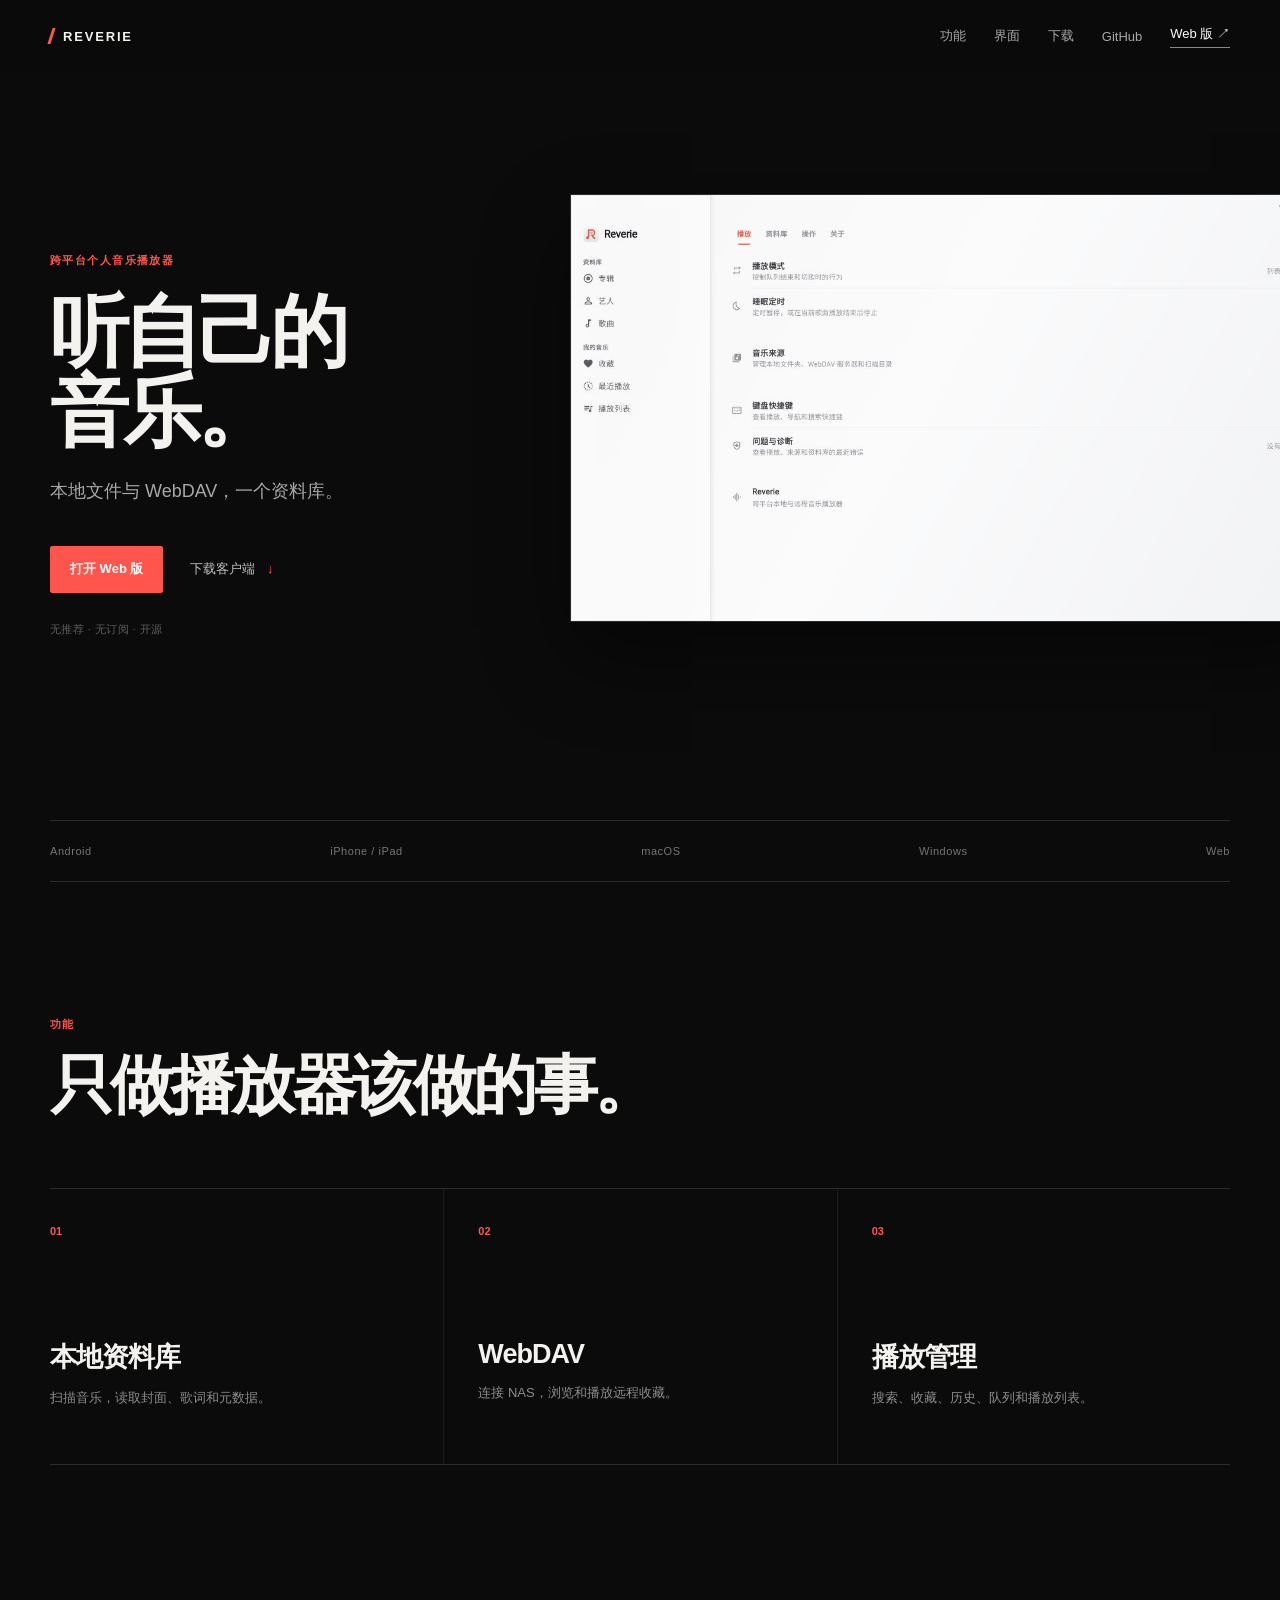
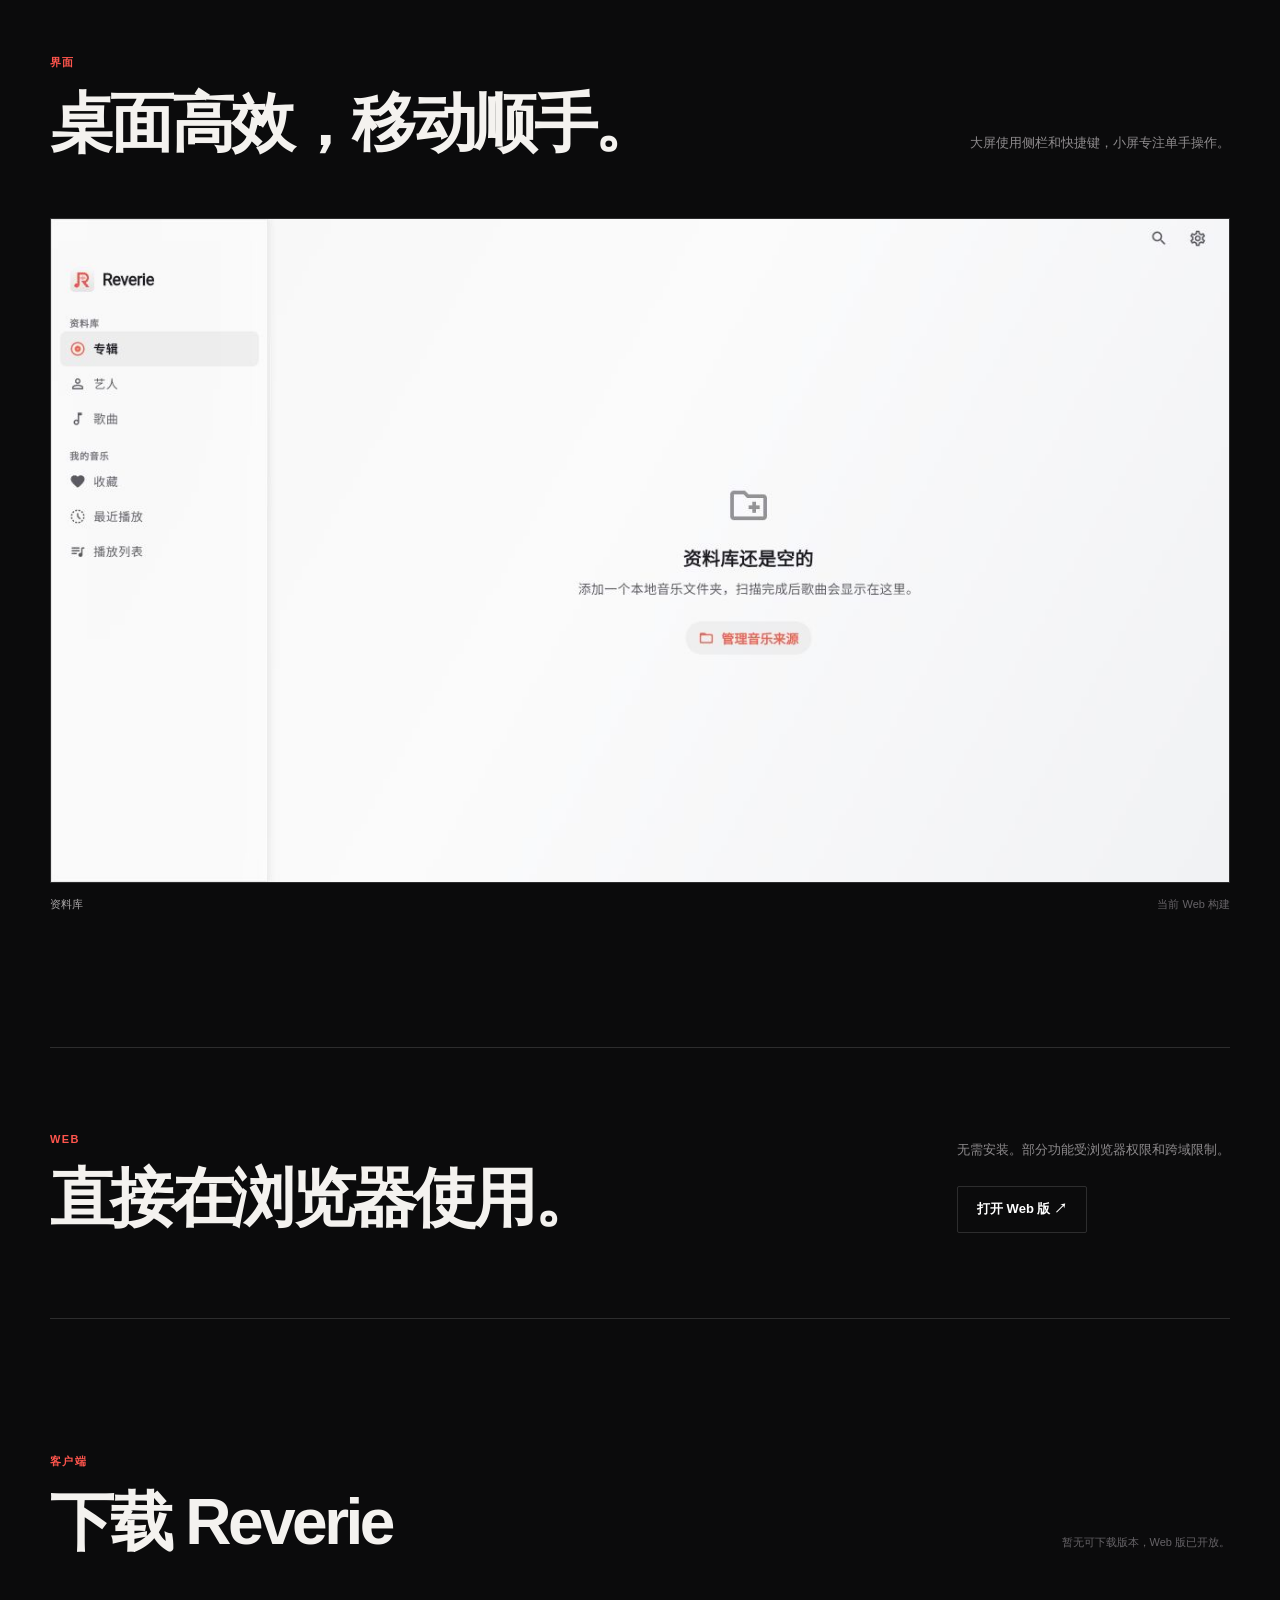
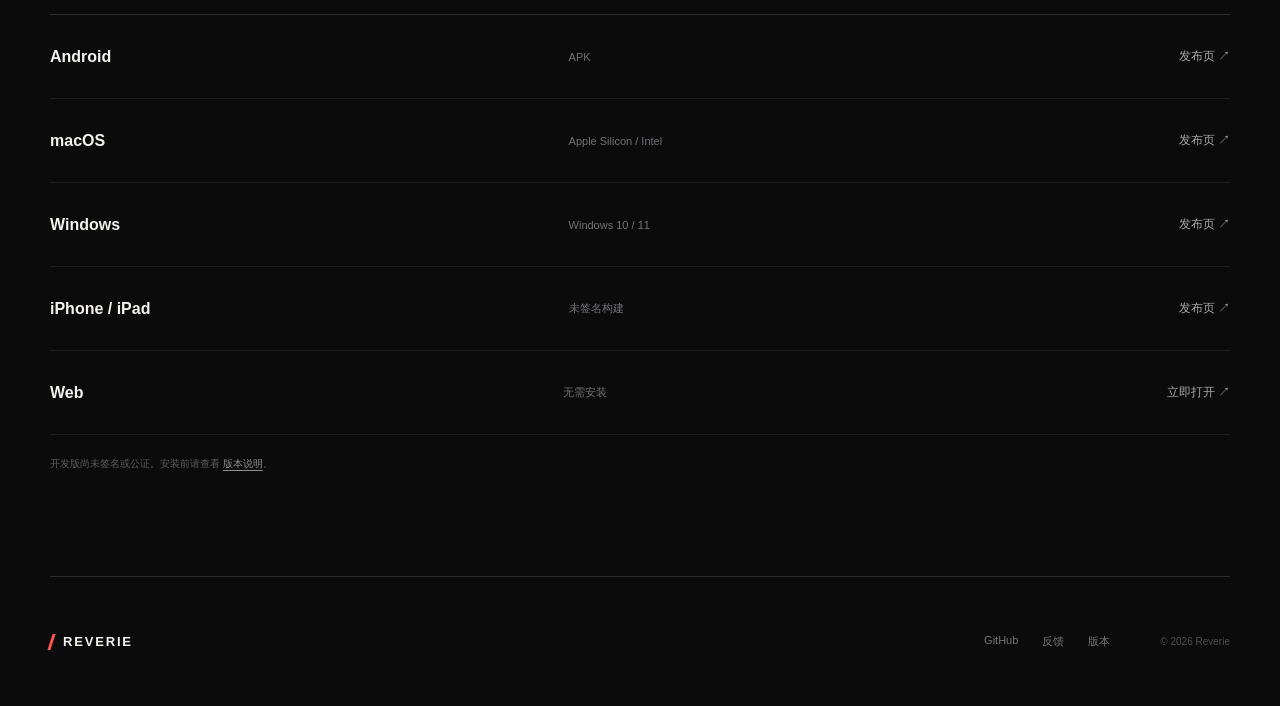
<file: index.html>
<!doctype html>
<html lang="zh-CN">
  <head>
    <meta charset="utf-8">
    <meta name="viewport" content="width=device-width, initial-scale=1">
    <meta name="theme-color" content="#0b0b0c">
    <meta name="color-scheme" content="dark">
    <meta
      name="description"
      content="Reverie 是支持本地音乐与 WebDAV 的跨平台个人音乐播放器。"
    >
    <meta property="og:type" content="website">
    <meta property="og:locale" content="zh_CN">
    <meta property="og:title" content="Reverie — 跨平台个人音乐播放器">
    <meta property="og:description" content="播放本地与 WebDAV 音乐。">
    <meta property="og:url" content="https://robeshell.github.io/MusicPlayerNext/">
    <meta
      property="og:image"
      content="https://robeshell.github.io/MusicPlayerNext/assets/app-icon.png"
    >
    <link rel="canonical" href="https://robeshell.github.io/MusicPlayerNext/">
    <link rel="icon" type="image/png" href="assets/favicon.png">
    <link rel="apple-touch-icon" href="assets/app-icon.png">
    <script>document.documentElement.classList.add('js');</script>
    <link rel="stylesheet" href="styles.css">
    <title>Reverie — 跨平台个人音乐播放器</title>
    <script type="application/ld+json">
      {
        "@context": "https://schema.org",
        "@type": "SoftwareApplication",
        "name": "Reverie",
        "applicationCategory": "MultimediaApplication",
        "operatingSystem": "Android, iOS, iPadOS, macOS, Windows, Web",
        "description": "A cross-platform personal music player for local and WebDAV libraries.",
        "url": "https://robeshell.github.io/MusicPlayerNext/",
        "downloadUrl": "https://github.com/robeshell/MusicPlayerNext/releases"
      }
    </script>
  </head>
  <body>
    <a class="skip-link" href="#main">跳到主要内容</a>

    <header class="site-header" data-header>
      <div class="nav-wrap">
        <a class="wordmark" href="#top" aria-label="Reverie 首页">
          <i aria-hidden="true"></i>REVERIE
        </a>

        <button
          class="nav-toggle"
          type="button"
          aria-expanded="false"
          aria-controls="site-nav"
          aria-label="打开导航"
          data-nav-toggle
        >
          <span></span><span></span>
        </button>

        <nav class="site-nav" id="site-nav" aria-label="主导航" data-nav>
          <a href="#features">功能</a>
          <a href="#screens">界面</a>
          <a href="#download">下载</a>
          <a href="https://github.com/robeshell/MusicPlayerNext">GitHub</a>
          <a class="nav-web" href="app/">Web 版 ↗</a>
        </nav>
      </div>
    </header>

    <main id="main">
      <section class="hero" id="top">
        <div class="hero-copy reveal">
          <p class="label">跨平台个人音乐播放器</p>
          <h1>听自己的<br>音乐。</h1>
          <p class="lead">本地文件与 WebDAV，一个资料库。</p>
          <div class="hero-actions">
            <a class="button button-primary" href="app/">打开 Web 版</a>
            <a class="text-link" href="#download">下载客户端 <span>↓</span></a>
          </div>
          <p class="hero-note">无推荐 · 无订阅 · 开源</p>
        </div>

        <figure class="hero-media reveal">
          <div class="desktop-frame">
            <img
              src="assets/app-settings-light.jpg"
              alt="Reverie 当前浅色设置界面"
              width="1280"
              height="720"
            >
          </div>
        </figure>
      </section>

      <div class="platforms" aria-label="支持平台">
        <span>Android</span>
        <span>iPhone / iPad</span>
        <span>macOS</span>
        <span>Windows</span>
        <span>Web</span>
      </div>

      <section class="section features" id="features">
        <header class="section-head reveal">
          <p class="label">功能</p>
          <h2>只做播放器该做的事。</h2>
        </header>

        <div class="feature-list">
          <article class="feature-item reveal">
            <span>01</span>
            <h3>本地资料库</h3>
            <p>扫描音乐，读取封面、歌词和元数据。</p>
          </article>
          <article class="feature-item reveal">
            <span>02</span>
            <h3>WebDAV</h3>
            <p>连接 NAS，浏览和播放远程收藏。</p>
          </article>
          <article class="feature-item reveal">
            <span>03</span>
            <h3>播放管理</h3>
            <p>搜索、收藏、历史、队列和播放列表。</p>
          </article>
        </div>
      </section>

      <section class="section product" id="screens">
        <header class="product-head reveal">
          <div>
            <p class="label">界面</p>
            <h2>桌面高效，移动顺手。</h2>
          </div>
          <p>大屏使用侧栏和快捷键，小屏专注单手操作。</p>
        </header>

        <div class="product-media reveal">
          <div class="library-frame">
            <img
              src="assets/app-library-light.jpg"
              alt="Reverie 当前浅色资料库界面"
              width="1280"
              height="720"
              loading="lazy"
            >
          </div>
          <p><span>资料库</span> 当前 Web 构建</p>
        </div>
      </section>

      <section class="web-entry reveal" aria-labelledby="web-title">
        <div>
          <p class="label">Web</p>
          <h2 id="web-title">直接在浏览器使用。</h2>
        </div>
        <div class="web-entry-action">
          <p>无需安装。部分功能受浏览器权限和跨域限制。</p>
          <a class="button button-light" href="app/">打开 Web 版 ↗</a>
        </div>
      </section>

      <section class="section downloads" id="download">
        <header class="download-head reveal">
          <div>
            <p class="label">客户端</p>
            <h2>下载 Reverie</h2>
          </div>
          <p id="release-status" aria-live="polite">读取版本信息…</p>
        </header>

        <div class="download-list">
          <article class="download-row reveal" data-platform="android" data-asset="app-release.apk">
            <h3>Android</h3>
            <p>APK</p>
            <a href="https://github.com/robeshell/MusicPlayerNext/releases" data-download-link>
              <span data-download-label>发布页</span> ↗
            </a>
          </article>

          <article class="download-row reveal" data-platform="macos" data-asset="reverie-macos.zip">
            <h3>macOS</h3>
            <p>Apple Silicon / Intel</p>
            <a href="https://github.com/robeshell/MusicPlayerNext/releases" data-download-link>
              <span data-download-label>发布页</span> ↗
            </a>
          </article>

          <article class="download-row reveal" data-platform="windows" data-asset="reverie-windows.zip">
            <h3>Windows</h3>
            <p>Windows 10 / 11</p>
            <a href="https://github.com/robeshell/MusicPlayerNext/releases" data-download-link>
              <span data-download-label>发布页</span> ↗
            </a>
          </article>

          <article class="download-row reveal" data-platform="ios" data-asset="reverie-ios-unsigned.zip">
            <h3>iPhone / iPad</h3>
            <p>未签名构建</p>
            <a href="https://github.com/robeshell/MusicPlayerNext/releases" data-download-link>
              <span data-download-label>发布页</span> ↗
            </a>
          </article>

          <article class="download-row reveal">
            <h3>Web</h3>
            <p>无需安装</p>
            <a href="app/">立即打开 ↗</a>
          </article>
        </div>

        <p class="download-note reveal">
          开发版尚未签名或公证。安装前请查看
          <a href="https://github.com/robeshell/MusicPlayerNext/releases">版本说明</a>。
        </p>
      </section>
    </main>

    <footer>
      <a class="wordmark" href="#top"><i aria-hidden="true"></i>REVERIE</a>
      <div>
        <a href="https://github.com/robeshell/MusicPlayerNext">GitHub</a>
        <a href="https://github.com/robeshell/MusicPlayerNext/issues">反馈</a>
        <a href="https://github.com/robeshell/MusicPlayerNext/releases">版本</a>
      </div>
      <small>© <span data-year></span> Reverie</small>
    </footer>

    <script src="app.js" defer></script>
  </body>
</html>
</file>
<file: styles.css>
:root {
  --bg: #0b0b0c;
  --ink: #f4f2ef;
  --muted: #8e8b8d;
  --line: rgba(255, 255, 255, 0.14);
  --line-soft: rgba(255, 255, 255, 0.075);
  --accent: #ff554d;
  --max: 1180px;
}

* {
  box-sizing: border-box;
}

html {
  scroll-behavior: smooth;
  scroll-padding-top: 82px;
}

body {
  background: var(--bg);
  color: var(--ink);
  font-family: Inter, ui-sans-serif, -apple-system, BlinkMacSystemFont, "Segoe UI", "Noto Sans SC", sans-serif;
  margin: 0;
  overflow-x: hidden;
  text-rendering: optimizeLegibility;
  -webkit-font-smoothing: antialiased;
}

a {
  color: inherit;
  text-decoration: none;
}

img {
  display: block;
  height: auto;
  max-width: 100%;
}

button,
a {
  -webkit-tap-highlight-color: transparent;
}

.skip-link {
  background: white;
  color: #111;
  left: 16px;
  padding: 10px 14px;
  position: fixed;
  top: -80px;
  z-index: 100;
}

.skip-link:focus {
  top: 16px;
}

.site-header {
  background: rgba(11, 11, 12, 0.86);
  border-bottom: 1px solid transparent;
  left: 0;
  position: fixed;
  right: 0;
  top: 0;
  transition: border-color 160ms ease;
  z-index: 30;
}

.site-header.scrolled {
  backdrop-filter: blur(18px);
  border-color: var(--line-soft);
}

.nav-wrap {
  align-items: center;
  display: flex;
  height: 72px;
  justify-content: space-between;
  margin: auto;
  max-width: calc(var(--max) + 64px);
  padding: 0 32px;
}

.wordmark {
  align-items: center;
  display: inline-flex;
  font-size: 13px;
  font-weight: 760;
  gap: 10px;
  letter-spacing: 0.14em;
}

.wordmark i {
  background: var(--accent);
  display: inline-block;
  height: 16px;
  transform: skew(-18deg);
  width: 3px;
}

.site-nav {
  align-items: center;
  display: flex;
  font-size: 13px;
  gap: 28px;
}

.site-nav a {
  color: #aaa7a8;
  transition: color 150ms ease;
}

.site-nav a:hover,
.site-nav .nav-web {
  color: white;
}

.nav-web {
  border-bottom: 1px solid var(--accent);
  padding-bottom: 4px;
}

.nav-toggle {
  background: none;
  border: 0;
  display: none;
  height: 42px;
  padding: 10px 7px;
  width: 42px;
}

.nav-toggle span {
  background: white;
  display: block;
  height: 1px;
  margin: 6px 0;
  transition: transform 170ms ease;
  width: 26px;
}

.hero {
  display: grid;
  gap: 72px;
  grid-template-columns: minmax(330px, 0.72fr) minmax(0, 1.28fr);
  margin: auto;
  max-width: calc(var(--max) + 64px);
  min-height: 820px;
  padding: 165px 32px 95px;
}

.hero-copy {
  align-self: center;
  position: relative;
  z-index: 3;
}

.label {
  color: var(--accent);
  font-size: 11px;
  font-weight: 720;
  letter-spacing: 0.13em;
  margin: 0;
  text-transform: uppercase;
}

.hero h1 {
  font-size: clamp(58px, 6.2vw, 92px);
  letter-spacing: -0.07em;
  line-height: 1;
  margin: 24px 0 25px;
}

.lead {
  color: #aaa7a7;
  font-size: 18px;
  line-height: 1.7;
  margin: 0;
}

.hero-actions {
  align-items: center;
  display: flex;
  gap: 27px;
  margin-top: 39px;
}

.button {
  align-items: center;
  border: 1px solid var(--line);
  border-radius: 2px;
  display: inline-flex;
  font-size: 13px;
  font-weight: 680;
  justify-content: center;
  min-height: 47px;
  padding: 0 19px;
  transition: background 150ms ease, color 150ms ease, transform 150ms ease;
}

.button:hover,
.text-link:hover {
  transform: translateY(-1px);
}

.button-primary {
  background: var(--accent);
  border-color: var(--accent);
  color: white;
}

.button-primary:hover {
  background: #ff6b64;
}

.text-link {
  color: #c2bfc0;
  font-size: 13px;
  transition: color 150ms ease, transform 150ms ease;
}

.text-link:hover {
  color: white;
}

.text-link span {
  color: var(--accent);
  margin-left: 8px;
}

.hero-note {
  color: #5f5d60;
  font-size: 11px;
  letter-spacing: 0.04em;
  margin: 29px 0 0;
}

.hero-media {
  align-self: center;
  height: 555px;
  margin: 0;
  position: relative;
}

.desktop-frame {
  border: 1px solid var(--line);
  box-shadow: 0 34px 80px rgba(0, 0, 0, 0.48);
  overflow: hidden;
  position: absolute;
  right: -100px;
  top: 26px;
  width: 760px;
}

.platforms {
  border-bottom: 1px solid var(--line);
  border-top: 1px solid var(--line);
  color: #777478;
  display: flex;
  font-size: 11px;
  justify-content: space-between;
  letter-spacing: 0.05em;
  margin: auto;
  max-width: var(--max);
  padding: 24px 0;
}

.section {
  margin: auto;
  max-width: var(--max);
  padding: 135px 0;
}

.section-head h2,
.product-head h2,
.web-entry h2,
.download-head h2 {
  font-size: clamp(42px, 5vw, 66px);
  letter-spacing: -0.055em;
  line-height: 1.08;
  margin: 19px 0 0;
}

.feature-list {
  border-bottom: 1px solid var(--line);
  border-top: 1px solid var(--line);
  display: grid;
  grid-template-columns: repeat(3, 1fr);
  margin-top: 68px;
}

.feature-item {
  min-height: 275px;
  padding: 32px 34px 35px 0;
}

.feature-item + .feature-item {
  border-left: 1px solid var(--line-soft);
  padding-left: 34px;
}

.feature-item > span {
  color: var(--accent);
  font-size: 11px;
  font-weight: 720;
}

.feature-item h3 {
  font-size: 27px;
  letter-spacing: -0.035em;
  margin: 100px 0 12px;
}

.feature-item p {
  color: var(--muted);
  font-size: 13px;
  line-height: 1.65;
  margin: 0;
}

.product {
  padding-top: 55px;
}

.product-head {
  align-items: end;
  display: grid;
  gap: 40px;
  grid-template-columns: 1fr auto;
}

.product-head > p {
  color: var(--muted);
  font-size: 13px;
  line-height: 1.7;
  margin: 0 0 4px;
}

.product-media {
  margin-top: 60px;
}

.library-frame {
  border: 1px solid var(--line);
  overflow: hidden;
}

.library-frame img {
  width: 100%;
}

.product-media > p {
  color: #666367;
  display: flex;
  font-size: 11px;
  justify-content: space-between;
  margin: 14px 0 0;
}

.product-media > p span {
  color: #aaa7a8;
}

.web-entry {
  align-items: end;
  border-bottom: 1px solid var(--line);
  border-top: 1px solid var(--line);
  display: grid;
  gap: 60px;
  grid-template-columns: 1.15fr 0.85fr;
  margin: 0 auto;
  max-width: var(--max);
  padding: 85px 0;
}

.web-entry-action {
  justify-self: end;
  max-width: 360px;
}

.web-entry-action p {
  color: var(--muted);
  font-size: 13px;
  line-height: 1.7;
  margin: 0 0 25px;
}

.button-light {
  background: transparent;
  color: white;
}

.button-light:hover {
  background: white;
  color: #111;
}

.downloads {
  padding-bottom: 105px;
}

.download-head {
  align-items: end;
  display: grid;
  gap: 35px;
  grid-template-columns: 1fr auto;
}

.download-head > p {
  color: #666367;
  font-size: 11px;
  margin: 0 0 7px;
}

.download-list {
  border-top: 1px solid var(--line);
  margin-top: 57px;
}

.download-row {
  align-items: center;
  border-bottom: 1px solid var(--line-soft);
  display: grid;
  grid-template-columns: minmax(190px, 0.85fr) 1fr auto;
  min-height: 84px;
}

.download-row h3 {
  font-size: 16px;
  font-weight: 640;
  margin: 0;
}

.download-row p {
  color: #747175;
  font-size: 11px;
  margin: 0;
}

.download-row a {
  color: #aaa7a8;
  font-size: 12px;
  transition: color 150ms ease;
}

.download-row a:hover {
  color: var(--accent);
}

.download-note {
  color: #5e5b5f;
  font-size: 10px;
  margin: 22px 0 0;
}

.download-note a {
  color: #929093;
  text-decoration: underline;
  text-underline-offset: 3px;
}

footer {
  align-items: center;
  border-top: 1px solid var(--line);
  display: grid;
  grid-template-columns: 1fr auto auto;
  margin: auto;
  max-width: var(--max);
  min-height: 130px;
}

footer > div {
  display: flex;
  font-size: 11px;
  gap: 24px;
  margin-right: 50px;
}

footer > div a {
  color: #777478;
}

footer > div a:hover {
  color: white;
}

footer small {
  color: #4f4c50;
  font-size: 10px;
}

.reveal {
  opacity: 1;
  transform: none;
}

.js .reveal {
  opacity: 0;
  transform: translateY(14px);
  transition: opacity 540ms ease, transform 540ms ease;
}

.js .reveal.visible {
  opacity: 1;
  transform: translateY(0);
}

@media (max-width: 1240px) {
  .platforms,
  .section,
  .web-entry,
  footer {
    margin-left: 32px;
    margin-right: 32px;
  }

  .desktop-frame {
    right: -230px;
  }
}

@media (max-width: 900px) {
  .hero {
    display: block;
    min-height: 1080px;
    padding-top: 140px;
  }

  .hero-copy {
    max-width: 620px;
  }

  .hero-media {
    margin-top: 72px;
    max-width: 760px;
  }

  .desktop-frame {
    left: 20px;
    right: auto;
  }

  .product-head,
  .web-entry,
  .download-head {
    align-items: start;
    grid-template-columns: 1fr;
  }

  .web-entry-action {
    justify-self: start;
  }
}

@media (max-width: 700px) {
  html {
    scroll-padding-top: 68px;
  }

  .nav-wrap {
    height: 64px;
    padding: 0 20px;
  }

  .nav-toggle {
    display: block;
    position: relative;
    z-index: 2;
  }

  .nav-toggle[aria-expanded="true"] span:first-child {
    transform: translateY(3.5px) rotate(45deg);
  }

  .nav-toggle[aria-expanded="true"] span:last-child {
    transform: translateY(-3.5px) rotate(-45deg);
  }

  .site-nav {
    align-items: flex-start;
    background: rgba(11, 11, 12, 0.98);
    display: none;
    flex-direction: column;
    font-size: 18px;
    gap: 25px;
    inset: 0;
    padding: 105px 24px 40px;
    position: fixed;
  }

  .site-nav.open {
    display: flex;
  }

  .hero {
    min-height: 890px;
    padding: 118px 20px 70px;
  }

  .hero h1 {
    font-size: 54px;
    max-width: 330px;
  }

  .lead {
    font-size: 15px;
  }

  .hero-actions {
    align-items: flex-start;
    flex-direction: column;
    gap: 21px;
  }

  .hero-media {
    height: 330px;
    margin-top: 64px;
  }

  .desktop-frame {
    left: 0;
    top: 0;
    width: 520px;
  }

  .platforms,
  .section,
  .web-entry,
  footer {
    margin-left: 20px;
    margin-right: 20px;
  }

  .platforms {
    flex-wrap: wrap;
    gap: 15px 24px;
    justify-content: flex-start;
  }

  .section {
    padding: 95px 0;
  }

  .section-head h2,
  .product-head h2,
  .web-entry h2,
  .download-head h2 {
    font-size: 43px;
  }

  .feature-list {
    display: block;
    margin-top: 45px;
  }

  .feature-item {
    min-height: 195px;
    padding: 24px 0;
  }

  .feature-item + .feature-item {
    border-left: 0;
    border-top: 1px solid var(--line-soft);
    padding-left: 0;
  }

  .feature-item h3 {
    font-size: 24px;
    margin-top: 55px;
  }

  .product {
    padding-top: 30px;
  }

  .product-head {
    gap: 24px;
  }

  .product-media {
    margin-top: 42px;
  }

  .web-entry {
    gap: 32px;
    padding: 70px 0;
  }

  .download-head {
    gap: 23px;
  }

  .download-list {
    margin-top: 40px;
  }

  .download-row {
    gap: 5px 15px;
    grid-template-columns: 1fr auto;
    padding: 19px 0;
  }

  .download-row p {
    grid-column: 1;
    grid-row: 2;
  }

  .download-row a {
    grid-column: 2;
    grid-row: 1 / span 2;
  }

  footer {
    align-items: flex-start;
    display: flex;
    flex-direction: column;
    gap: 28px;
    padding: 45px 0;
  }

  footer > div {
    margin: 0;
  }
}

@media (prefers-reduced-motion: reduce) {
  html {
    scroll-behavior: auto;
  }

  *,
  *::before,
  *::after {
    animation-duration: 0.01ms !important;
    animation-iteration-count: 1 !important;
    transition-duration: 0.01ms !important;
  }

  .js .reveal {
    opacity: 1;
    transform: none;
  }
}
</file>
